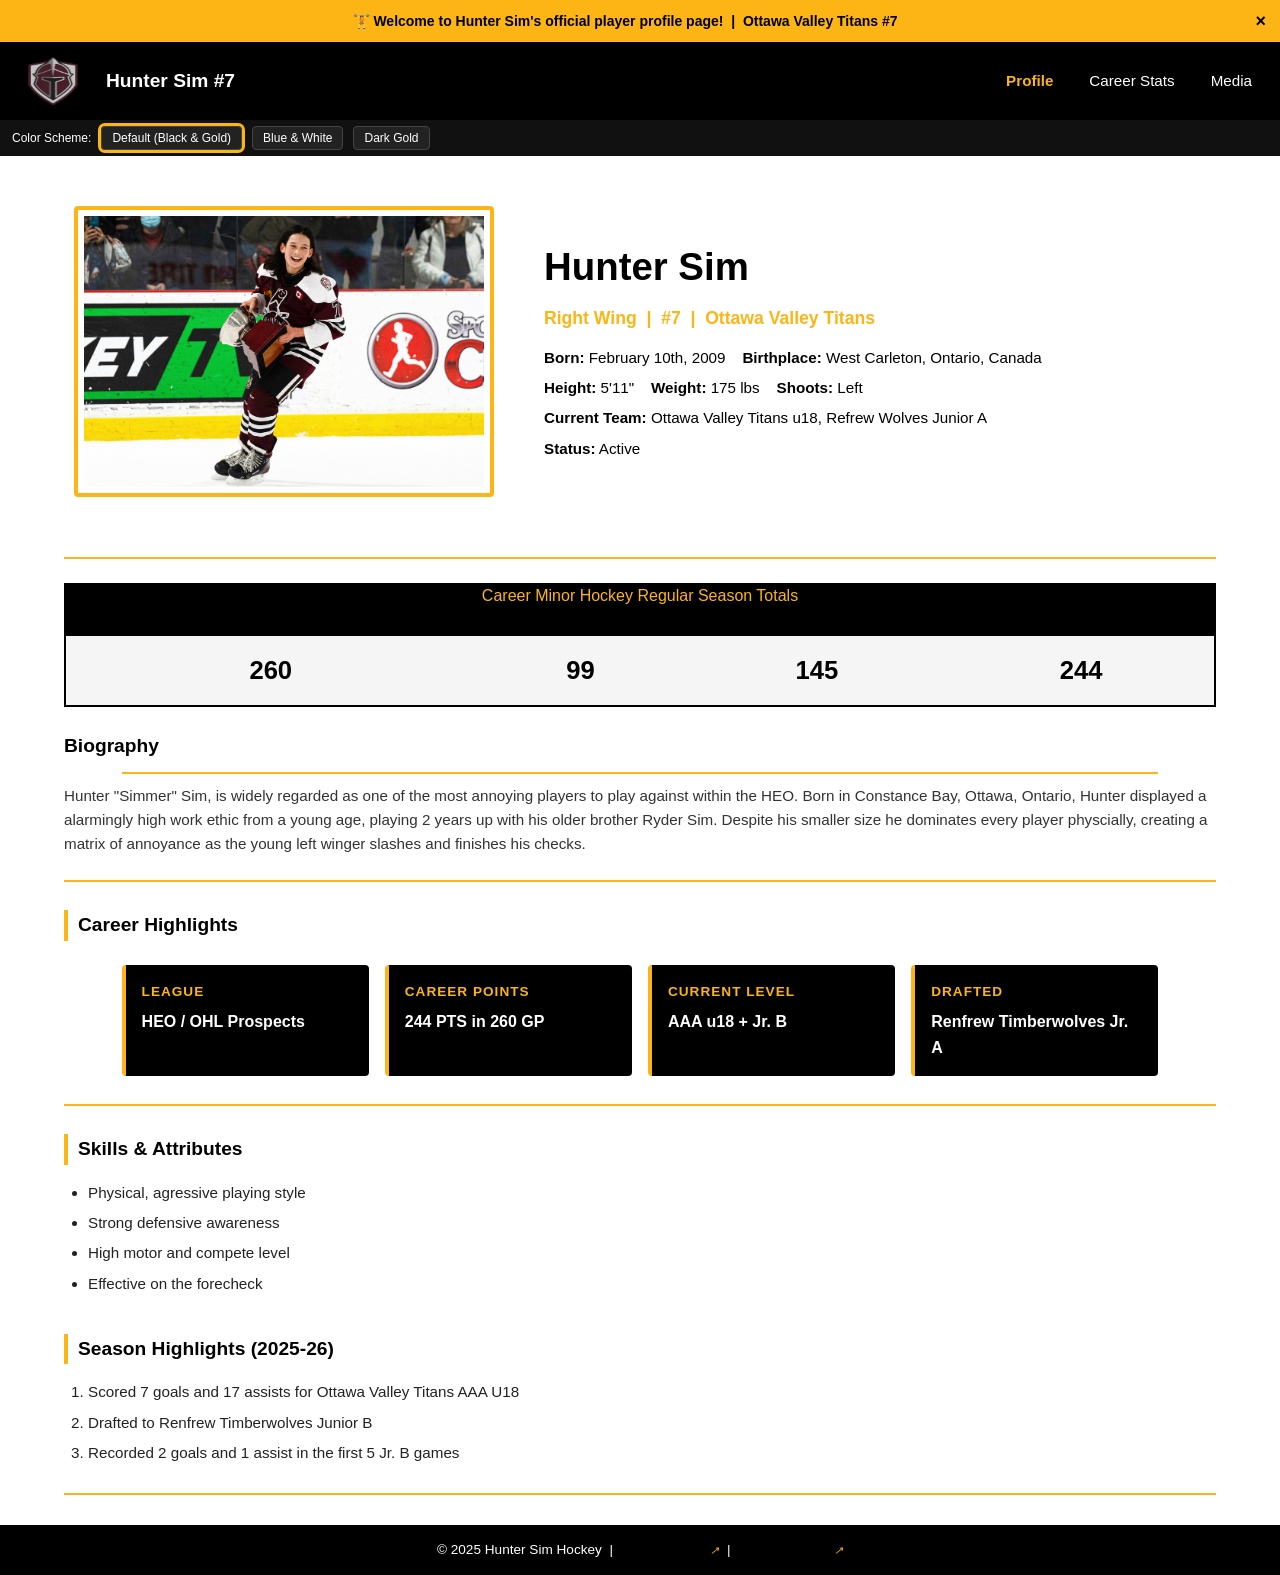
<file: index.html>
<!DOCTYPE html>
<html lang ="en">
<head>
    <meta charset="UTF-8">
    <meta name="viewport" content="width=device-width, intial-scale=1.0">
    <title> Hunter Sim - Player Profile</title>
    <link rel="stylesheet" href="style.css">
</head>
<body>

<!-- Navigation-->

<nav aria-label="Main navigation">
    <a href="index.html" class="nav-logo">
        <img src="assets/images/logo.png" alt="Ottawa Valley Titans Logo">
    </a>
    <span class="nav-brand">Hunter Sim #7</span>
    <a href="index.html" class="active" aria-current="page">Profile</a>
    <a href="stats.html">Career Stats</a>
    <a href="media.html">Media</a>
</nav>

<!-- Hero Section (flexbox)-->
 <div class="hero">
    <img class="hero-img" src="assets/images/hunter_sim1.jpg" alt="Hunter Sim at Ontario Winter Games">
    <div class="hero-info">
        <h1>Hunter Sim</h1>
        <p class="position">Right Wing &nbsp;|&nbsp; #7 &nbsp;|&nbsp; Ottawa Valley Titans</p>
        <p><b>Born:</b> February 10th, 2009 &nbsp;&nbsp; <b>Birthplace:</b> West Carleton, Ontario, Canada</p>
        <p><b>Height:</b> 5'11" &nbsp;&nbsp; <b>Weight:</b> 175 lbs &nbsp;&nbsp; <b>Shoots:</b> Left</p>
        <p><b>Current Team:</b>  Ottawa Valley Titans u18, Refrew Wolves Junior A </p>
        <p><b>Status:</b> Active</p>
    </div>
 </div>

 <hr>

 <!-- Career Totals Summary Table -->
<table class="summary-table">
    <caption>Career Minor Hockey Regular Season Totals</caption>
    <thead>
        <tr>
            <th scope="col">Games Played</th>
            <th scope="col">Goals</th>
            <th scope="col">Assists</th>
            <th scope="col">Points</th>
        </tr>
    </thead>
    <tbody>
        <tr class="values">
            <td>260</td>
            <td>99</td>
            <td>145</td>
            <td>244</td>
        </tr>
    </tbody>
</table>


<!-- Biography -->
<div class="bio-section">
    <h3>Biography</h3>
    <hr>
    <!-- h3 ~ p : sibling selector in style.css applies here -->
     <p>
        Hunter "Simmer" Sim, is widely regarded as one of the most annoying players to play against within the HEO. 
        Born in Constance Bay, Ottawa, Ontario, Hunter displayed a alarmingly high work ethic from a young age, 
        playing 2 years up with his older brother Ryder Sim. Despite his smaller size he dominates every player physcially, 
        creating a matrix of annoyance as the young left winger slashes and finishes his checks.
     </p>
</div>

<hr>

<!-- Career Highlights Grid (CSS Grid) -->
 <div class="section">
    <h3>Career Highlights</h3>
    <div class="achievements-grid">
        <div class="achievement-card">
            <h4>League</h4>
            <p>HEO / OHL Prospects</p>
        </div>
        <div class="achievement-card">
            <h4>Career Points</h4>
            <p>244 PTS in 260 GP</p>
        </div>
        <div class="achievement-card">
            <h4>Current Level</h4>
            <p>AAA u18 + Jr. B</p>
        </div>
        <div class="achievement-card">
            <h4>Drafted</h4>
            <p>Renfrew Timberwolves Jr. A</p>
        </div>
    </div>
 </div>

 <hr>

 <!-- Player Info Lists (unordered + ordered) -->
<div class="section">
    <h3>Skills &amp; Attributes</h3>
    <!-- Unordered list -->
     <ul>
        <li>Physical, agressive playing style</li>
        <li>Strong defensive awareness</li>
        <li>High motor and compete level</li>
        <li>Effective on the forecheck</li>
     </ul>

     <br>

     <h3>Season Highlights (2025-26)</h3>
     <!-- Ordered list -->

     <ol>
        <li>Scored 7 goals and 17 assists for Ottawa Valley Titans AAA U18</li>
        <li>Drafted to Renfrew Timberwolves Junior B</li>
        <li>Recorded 2 goals and 1 assist in the first 5 Jr. B games</li>
     </ol>
</div>

<hr>

<!-- Footer -->
<footer>
    &copy; 2025 Hunter Sim Hockey &nbsp;|&nbsp;
    <a href="https://www.elieteprospects.com" target="_blank">EliteProspects</a>
    &nbsp;|&nbsp;<a href="https://www.hockeycanada.ca" target="_blank">Hockey Canada</a>
</footer>

 <script src="js/main.js"></script>
 </body>
</html>
</file>
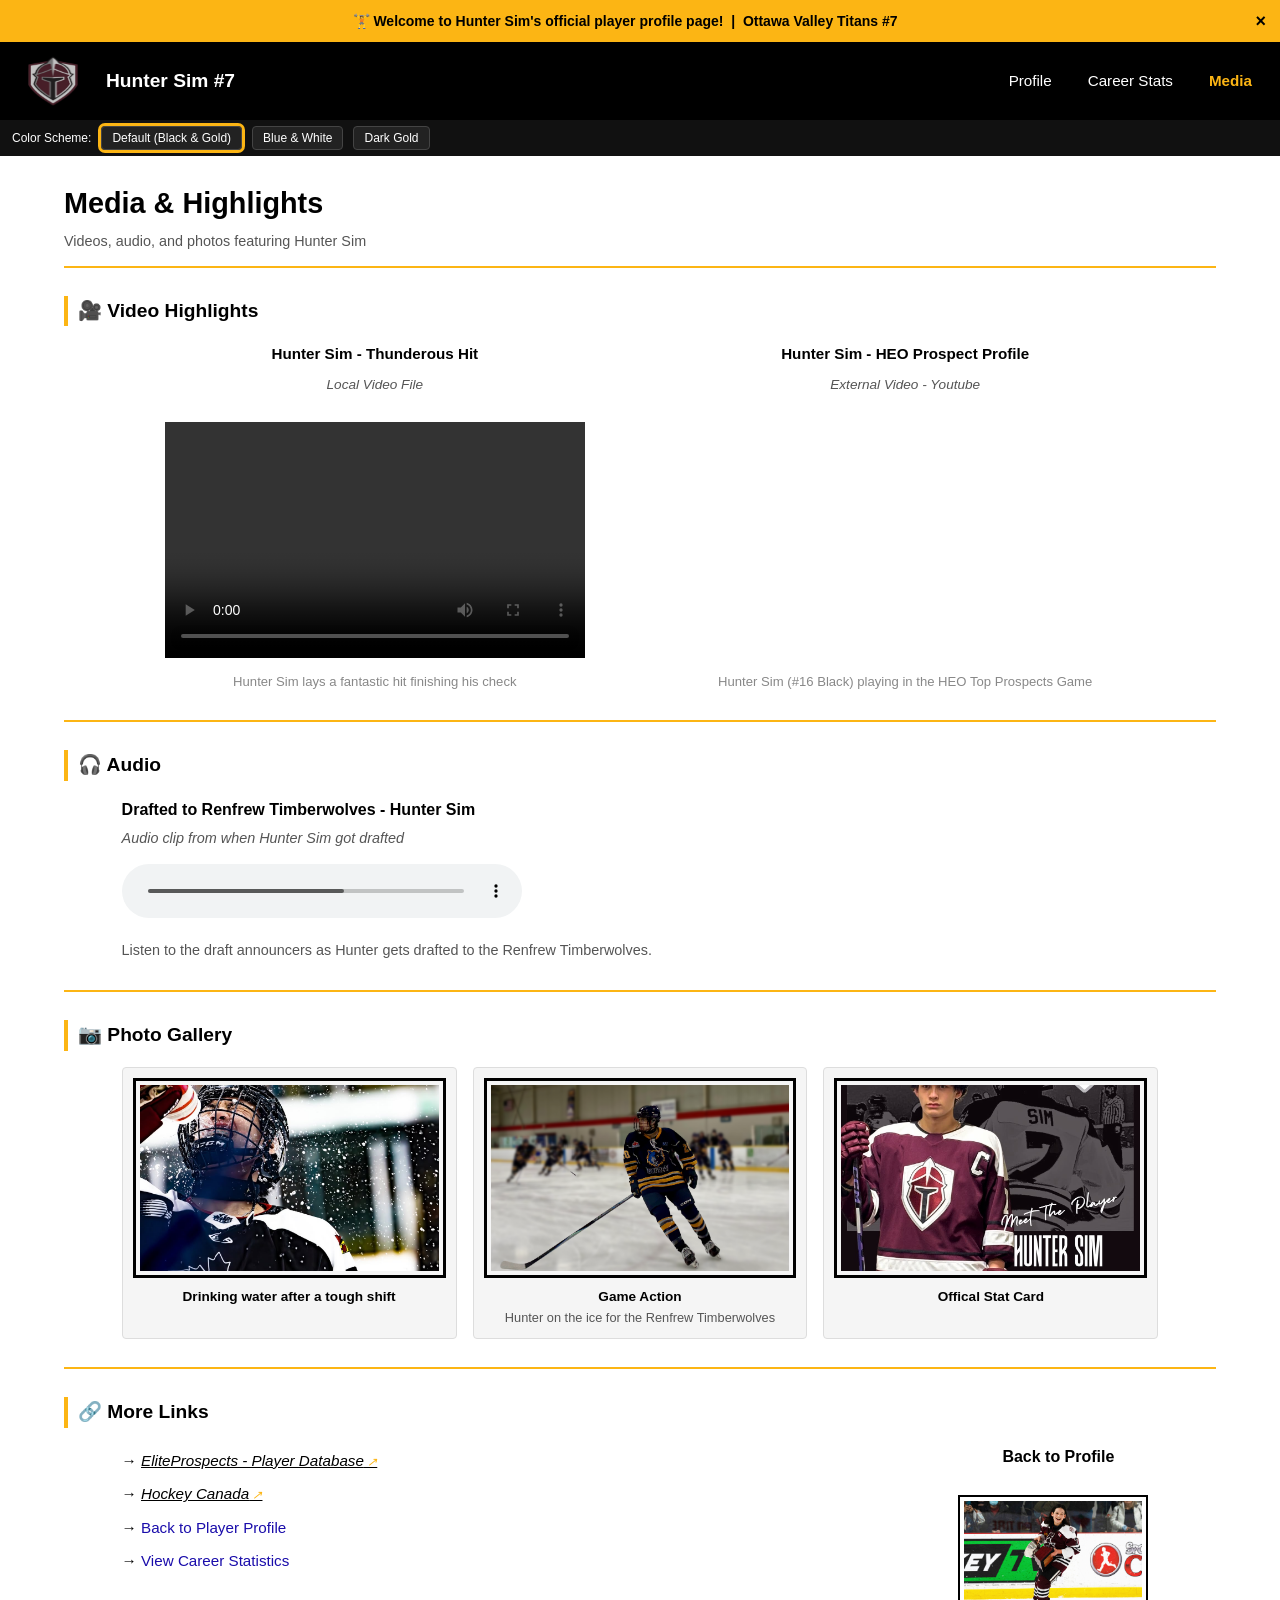
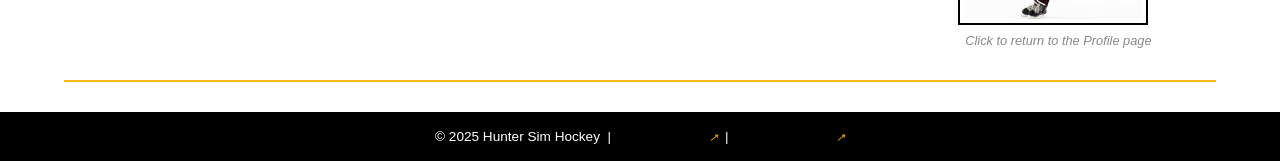
<file: media.html>
<!DOCTYPE html>
<html lang ="en">
<head>
    <meta charset="UTF-8">
    <meta name="viewport" content="width=device=width, intial-scale=1.0">
    <title> Hunter Sim - Media &amp; Highlights</title>
    <link rel="stylesheet" href="style.css">
</head>
<body>

<!-- Navigation-->
<nav aria-label="Main navigation">
    <a href="index.html" class="nav-logo">
        <img src="assets/images/logo.png" alt="Ottawa Valley Titans Logo">
    </a>
    <span class="nav-brand">Hunter Sim #7</span>
    <a href="index.html">Profile</a>
    <a href="stats.html">Career Stats</a>
    <a href="media.html" class="active" aria-current="page">Media</a>
</nav>

<!-- Page Header -->
<div class="page-header">
    <div>
        <h2>Media &amp; Highlights</h2>
        <p class="subtitle">Videos, audio, and photos featuring Hunter Sim</p>
    </div>
</div>
 
<hr>

<!-- Video highlights (flexbox) -->
 <div class="section">
    <h3><span aria-hidden="true">&#127909;</span> Video Highlights</h3>
    <div class="video-grid">
        <div class="video-item">
            <span class="vid-title">Hunter Sim - Thunderous Hit</span>
            <span class="vid-source">Local Video File</span>
            <br><br>
            <video controls aria-label="Hunter Sim body check highlight video">
                <source src="assets/video/hunter_sim_hit.mp4" type="video/mp4">
                Your browser does not support the video tag. Please update your browser.
            </video>
            <p class="caption">Hunter Sim lays a fantastic hit finishing his check</p>
        </div>
        <div class="video-item">
            <span class="vid-title">Hunter Sim - HEO Prospect Profile</span>
            <span class="vid-source">External Video - Youtube</span>
            <br><br>
            <iframe
                src="https://www.youtube.com/embed/D6EB5-CWK4w?si=7Fe2AZQqYR9BWHU4"
                title="Hunter Sim HEO Top Prospects Game"
                allow="accelerometer; autoplay; clipboard-write; encrypted-media; gyroscope; picture-in-picture; webs-share"
                referrerpolicy="strict-origin-when-cross-origin"
                allowfullscreen>
            </iframe>
            <p class="caption">Hunter Sim (#16 Black) playing in the HEO Top Prospects Game</p>
        </div>
    </div>
 </div>

 <hr>

 <!-- Audio Section -->
<div class="section">
    <h3><span aria-hidden="true">&#127911;</span> Audio</h3>
    <div class="audio-section">
        <b>Drafted to Renfrew Timberwolves - Hunter Sim</b>
        <p><i>Audio clip from when Hunter Sim got drafted</i></p>
        <audio controls aria-label="Audio clip of Hunter Sim being drafted to the Renfrew Timberwolves">
            <source src="assets/audio/HunterDrafted.mp3" type="audio/mpeg">
            Your browser does not support the audio element. Please update your browser.
        </audio>
        <p>Listen to the draft announcers as Hunter gets drafted to the Renfrew Timberwolves.</p>
    </div>
</div>

<hr>

<!-- Photo Gallery (CSS Grid) -->
 <div class="section">
    <h3><span aria-hidden="true">&#128247;</span> Photo Gallery</h3>
    <div class="photo-gallery">
        <div class="photo-item">
            <img src="assets/images/hunter_sim2.jpeg" alt="Hunter Sim drinking water after a tough shift">
            <p class="caption">Drinking water after a tough shift</p>
        </div>
        <div class="photo-item">
            <img src="assets/images/hunter_sim3.png" alt="Hunter Sim in action during a game for the Renfrew Timberwolves">
            <p class="caption">Game Action</p>
            <p class="subcaption">Hunter on the ice for the Renfrew Timberwolves</p>
        </div>
        <div class="photo-item">
            <img src="assets/images/hunter_sim4.jpeg" alt="Hunter Sim's offical stat card">
            <p class="caption">Offical Stat Card</p>
        </div>
    </div>
 </div>

 <hr>

<!-- More Links -->
<div class="section">
    <h3><span aria-hidden="true">&#128279;</span> More Links</h3>
    <div class="links-section">
        <div class="links-list">
            &#8594; <a href="https://www.eliteprospects.com" target="_blank">EliteProspects - Player Database</a><br>
            &#8594; <a href="https://www.hockeycanada.ca" target="_blank">Hockey Canada</a><br>
            &#8594; <a href="index.html">Back to Player Profile</a><br>
            &#8594; <a href="stats.html">View Career Statistics</a>
        </div>
        <div class="back-to-profile">
            <b>Back to Profile</b><br><br>
            <a href="index.html">
                <img src="assets/images/hunter_sim1.jpg" alt="Click to return to Hunter Sim player profile page">
            </a>
            <p>Click to return to the Profile page</p>
        </div>
    </div>
</div>
 
<hr>
 
<!-- Footer -->
<footer>
    &copy; 2025 Hunter Sim Hockey &nbsp;|&nbsp;
    <a href="https://www.eliteprospects.com" target="_blank">EliteProspects</a>
    &nbsp;|&nbsp;
    <a href="https://www.hockeycanada.ca" target="_blank">Hockey Canada</a>
</footer>
 
<script src="js/main.js"></script>
</body>
</html>
</file>
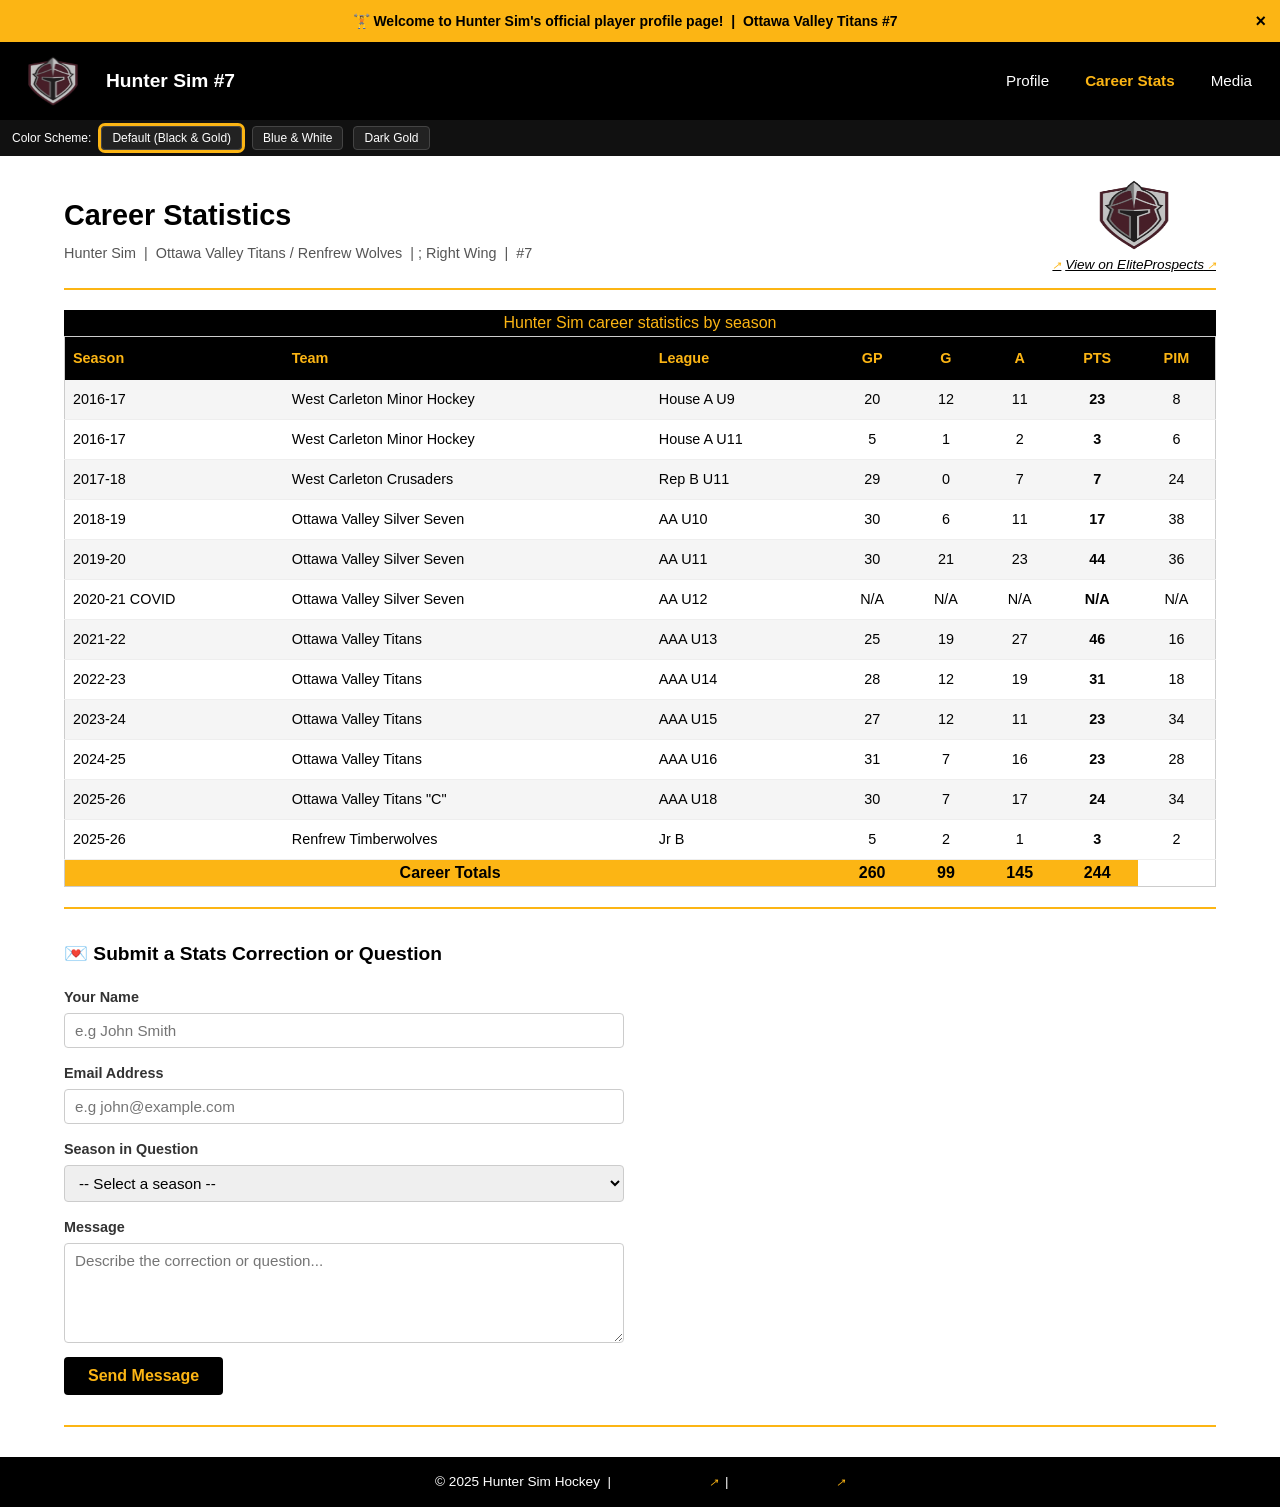
<file: stats.html>
<!DOCTYPE html>
<html lang ="en">
<head>
    <meta charset="UTF-8">
    <meta name="viewport" content="width=device-width, intial-scale=1.0">
    <title> Hunter Sim - Career Statistics</title>
    <link rel="stylesheet" href="style.css">
</head>
<body>

<!-- Navigation-->
<nav aria-label="Main navigation">
    <a href="index.html" class="nav-logo">
        <img src="assets/images/logo.png" alt="Ottawa Valley Titans Logo">
    </a>
    <span class="nav-brand">Hunter Sim #7</span>
    <a href="index.html">Profile</a>
    <a href="stats.html" class="active" aria-current="page">Career Stats</a>
    <a href="media.html">Media</a>
</nav>


<!-- Page Header -->
 <div class="page-header">
    <div>
        <h2>Career Statistics</h2>
        <p class="subtitle">Hunter Sim &nbsp;|&nbsp; Ottawa Valley Titans / Renfrew Wolves &nbsp;|&nbsp;; Right Wing &nbsp;|&nbsp; #7</p>
    </div>
    <div class="ep-link">
        <a href="https://www.eliteprospects.com" target="_blank">
            <img src="assets/images/logo.png" alt="Ottawa Valley Titans Logo - Link to EliteProspects">
        </a>
        <a href="https://www.eliteprospects.com" target="_blank">View on EliteProspects</a>
    </div>
 </div>

 <hr>

<!-- Stats Table -->
<table id="stats-table">
    <caption>Hunter Sim career statistics by season</caption>
    <thead>
        <tr>
            <th>Season</th>
            <th>Team</th>
            <th>League</th>
            <th>GP</th>
            <th>G</th>
            <th>A</th>
            <th>PTS</th>
            <th>PIM</th>
        </tr>
    </thead>
    <tbody>
        <tr class="stat-row">
            <td nowrap>2016-17</td><td>West Carleton Minor Hockey</td><td>House A U9</td>
            <td>20</td><td>12</td><td>11</td><td><b>23</b></td><td>8</td>
        </tr>
        <tr class="stat-row">
            <td nowrap>2016-17</td><td>West Carleton Minor Hockey</td><td>House A U11</td>
            <td>5</td><td>1</td><td>2</td><td><b>3</b></td><td>6</td>
        </tr>
        <tr class="stat-row">
            <td nowrap>2017-18</td><td>West Carleton Crusaders</td><td>Rep B U11</td>
            <td>29</td><td>0</td><td>7</td><td><b>7</b></td><td>24</td>
        </tr>
        <tr class="stat-row">
            <td nowrap>2018-19</td><td>Ottawa Valley Silver Seven</td><td>AA U10</td>
            <td>30</td><td>6</td><td>11</td><td><b>17</b></td><td>38</td>
        </tr>
        <tr class="stat-row">
            <td nowrap>2019-20</td><td>Ottawa Valley Silver Seven</td><td>AA U11</td>
            <td>30</td><td>21</td><td>23</td><td><b>44</b></td><td>36</td>
        </tr>
        <tr class="stat-row">
            <td>2020-21 COVID</td><td>Ottawa Valley Silver Seven</td><td>AA U12</td>
            <td>N/A</td><td>N/A</td><td>N/A</td><td><b>N/A</b></td><td>N/A</td>
        </tr>
        <tr class="stat-row">
            <td nowrap>2021-22</td><td>Ottawa Valley Titans</td><td>AAA U13</td>
            <td>25</td><td>19</td><td>27</td><td><b>46</b></td><td>16</td>
        </tr>
        <tr class="stat-row">
            <td nowrap>2022-23</td><td>Ottawa Valley Titans</td><td>AAA U14</td>
            <td>28</td><td>12</td><td>19</td><td><b>31</b></td><td>18</td>
        </tr>
        <tr class="stat-row">
            <td nowrap>2023-24</td><td>Ottawa Valley Titans</td><td>AAA U15</td>
            <td>27</td><td>12</td><td>11</td><td><b>23</b></td><td>34</td>
        </tr>
        <tr class="stat-row">
            <td nowrap>2024-25</td><td>Ottawa Valley Titans</td><td>AAA U16</td>
            <td>31</td><td>7</td><td>16</td><td><b>23</b></td><td>28</td>
        </tr>
        <tr class="stat-row">
            <td nowrap>2025-26</td><td>Ottawa Valley Titans "C"</td><td>AAA U18</td>
            <td>30</td><td>7</td><td>17</td><td><b>24</b></td><td>34</td>
        </tr>
        <tr class="stat-row">
            <td nowrap>2025-26</td><td>Renfrew Timberwolves</td><td>Jr B</td>
            <td>5</td><td>2</td><td>1</td><td><b>3</b></td><td>2</td>
        </tr>
    </tbody>
</table>
 
<hr>

<!-- Contact / Stats Request Form -->
<!-- label + input : adjacent sibling selector in style.css applies here-->
<div class="contact-section">
    <h3><span aria-hidden="true">&#128140;</span> Submit a Stats Correction or Question</h3>
    <form class="contact-form" action="#" method="post" role="form" aria-labelledby="form-heading">
        <p id="form-heading" class="sr-only">Stats correction and question submission form</p>
        <div class="form-group">
            <label for="name">Your Name</label>
            <input type="text" id="name" name="name" placeholder="e.g John Smith" required aria-required="true">
        </div>
        <div class="form-group">
            <label for="email">Email Address</label>
            <input type="email" id="email" name="email" placeholder="e.g john@example.com" required aria-required="true">
        </div>
        <div class="form-group">
            <label for="season">Season in Question</label>
            <select id="season" name="season">
                <option value="">-- Select a season --</option>
                <option value="2016-17">2016-17</option>
                <option value="2017-18">2017-18</option>
                <option value="2018-19">2018-19</option>
                <option value="2019-20">2019-20</option>
                <option value="2021-22">2021-22</option>
                <option value="2022-23">2022-23</option>
                <option value="2023-24">2023-24</option>
                <option value="2024-25">2024-25</option>
                <option value="2025-26">2025-26</option>
            </select>
        </div>
        <div class="form-group">
            <label for="message">Message</label>
            <textarea id="message" name="message" placeholder="Describe the correction or question..."></textarea>
        </div>
        <button type="submit" class="form-submit">Send Message</button>
    </form>
</div>

<hr>

<!-- Footer -->
 <footer>
    &copy; 2025 Hunter Sim Hockey &nbsp;|&nbsp;
    <a href="https://www.eliteprospects.com" target="_blank">EliteProspects</a>
    &nbsp;|&nbsp;
    <a href="https://www.hockeycanada.ca" target="_blank">Hockey Canada</a>
</footer>

 <script src="js/main.js"></script>
 </body>
</html>
</file>
<file: style.css>
/* ============================================================
   style.css  —  Hunter Sim Fan Website  (Assignment 3)
   Author : Ryder Sim  B01059936
   ============================================================
 
   SELECTOR REFERENCE (Part 2 requirement):
   -----------------------------------------
   Universal Selector    (*)              — line 28
   Multiple Selector     (h1, h2, h3)     — line 34
   Child Selector        (nav > a)        — line 111
   Sibling Selector      (h3 ~ p)         — line 251
   Adjacent Sibling      (label + input)  — line 344
   Attribute Selector    (a[target])      — line 136
   Pseudo-element        (a::after)       — line 139
   ============================================================ */
 
 
/* ============================================================
   UNIVERSAL SELECTOR — resets margin/padding/box-sizing
   ============================================================ */
* {
    margin: 0;
    padding: 0;
    box-sizing: border-box;
}
 
/* ============================================================
   MULTIPLE SELECTOR — shared heading styles
   ============================================================ */
h1, h2, h3 {
    font-family: Arial, sans-serif;
    font-weight: bold;
    color: #000000;
}
 
/* ============================================================
   BASE / BODY
   ============================================================ */
body {
    font-family: Arial, sans-serif;
    background-color: #FFFFFF;
    color: #000000;
    line-height: 1.6;
}

/* ============================================================
   NAVIGATION
   ============================================================ */
nav {
    background-color:#000000;
    padding: 10px 20px;
    display: flex;
    align-items: center;
    gap: 20px;
}

nav .nav-logo img {
    width: 50px;
    height: 50px;
    display: block;
}
 
nav .nav-brand {
    color: #FFFFFF;
    font-size: 1.2em;
    font-weight: bold;
    flex: 1;
}
 
/* CHILD SELECTOR — only direct <a> children of <nav> */
nav > a {
    color: #FFFFFF;
    text-decoration: none;
    font-weight: bold;
    font-size: 0.95em;
    padding: 4px 8px;
    border-radius: 4px;
    transition: color 0.2s;
}
 
nav > a:hover {
    color: #FCB514;
}
 
nav > a.active {
    color: #FCB514;
}
 
/* ATTRIBUTE SELECTOR — external links (open in new tab) */
a[target="_blank"] {
    color: #000000;
    text-decoration: underline;
    font-style: italic;
}
 
/* PSEUDO-ELEMENT — append an arrow icon after external links */
a[target="_blank"]::after {
    content: " ↗";
    font-size: 0.8em;
    color: #FCB514;
}
 
/* ============================================================
   STYLED URLS / LINKS
   ============================================================ */
a {
    color: #1a0dab;
    text-decoration: none;
    transition: color 0.2s;
}
 
a:hover {
    color: #FCB514;
    text-decoration: underline;
}
 
a:visited {
    color: #551a8b;
}
 
/* ============================================================
   FOOTER LINKS — override visited/default for dark background
   ============================================================ */
footer a {
    color: #FCB514;
    text-decoration: none;
}
 
footer a:visited {
    color: #FCB514;
}
 
footer a:hover {
    text-decoration: underline;
}
 
/* ============================================================
   HERO SECTION — flexbox
   ============================================================ */
.hero {
    display: flex;
    align-items: center;
    gap: 40px;
    padding: 40px 5%;
    flex-wrap: wrap;
}
 
/* STYLED IMAGE 1 — hero player photo (border + padding + margin) */
.hero-img {
    width: 420px;
    max-width: 100%;
    height: auto;
    border: 4px solid #FCB514;
    padding: 6px;
    margin: 10px;
    border-radius: 4px;
    object-fit: cover;
}
 
.hero-info h1 {
    font-size: 2.4em;
    margin-bottom: 6px;
}
 
.hero-info .position {
    color: #FCB514;
    font-size: 1.1em;
    font-weight: bold;
    margin-bottom: 14px;
}
 
.hero-info p {
    font-size: 0.95em;
    margin-bottom: 6px;
}
 
/* ============================================================
   DIVIDER
   ============================================================ */
hr {
    border: none;
    border-top: 2px solid #FCB514;
    margin: 10px 5%;
}
 
/* ============================================================
   CAREER SUMMARY TABLE — index.html 
   ============================================================ */
.summary-table {
    width: 90%;
    margin: 24px auto;
    border-collapse: collapse;
    border: 2px solid #000000;
}
 
.summary-table thead tr {
    background-color: #000000;
}
 
.summary-table thead td {
    color: #FCB514;
    font-weight: bold;
    text-align: center;
    padding: 12px;
    font-size: 1em;
    letter-spacing: 0.5px;
}
 
.summary-table .subheader td {
    background-color: #FCB514;
    font-weight: bold;
    text-align: center;
    padding: 10px;
    font-size: 0.95em;
}
 
.summary-table .values td {
    text-align: center;
    padding: 14px;
    font-size: 1.6em;
    font-weight: bold;
    background-color: #F5F5F5;
}
 
/* ============================================================
   BIOGRAPHY SECTION
   ============================================================ */
.bio-section {
    width: 90%;
    margin: 24px auto;
}
 
.bio-section h3 {
    font-size: 1.2em;
    margin-bottom: 8px;
}
 
/* SIBLING SELECTOR — any <p> that is a general sibling of <h3> */
h3 ~ p {
    font-size: 0.95em;
    color: #333333;
    margin-top: 8px;
}
 
/* ============================================================
   STYLED LISTS 
   ============================================================ */
ul {
    list-style-type: disc;
    padding-left: 24px;
    margin: 12px 0;
}
 
ul li {
    margin-bottom: 6px;
    font-size: 0.95em;
    color: #222222;
}
 
ol {
    list-style-type: decimal;
    padding-left: 24px;
    margin: 12px 0;
}
 
ol li {
    margin-bottom: 6px;
    font-size: 0.95em;
    color: #222222;
}
 
/* ============================================================
   ACHIEVEMENTS GRID — index.html 
   ============================================================ */
.achievements-grid {
    display: grid;
    grid-template-columns: repeat(auto-fit, minmax(200px, 1fr));
    gap: 16px;
    width: 90%;
    margin: 24px auto;
}
 
.achievement-card {
    background-color: #000000;
    color: #FFFFFF;
    padding: 16px;
    border-radius: 4px;
    border-left: 4px solid #FCB514;
}
 
.achievement-card h4 {
    color: #FCB514;
    font-size: 0.85em;
    text-transform: uppercase;
    letter-spacing: 1px;
    margin-bottom: 6px;
}
 
.achievement-card p {
    font-size: 1em;
    font-weight: bold;
}
 
/* ============================================================
   STATS TABLE — stats.html 
   ============================================================ */
.page-header {
    width: 90%;
    margin: 24px auto 12px;
    display: flex;
    align-items: center;
    justify-content: space-between;
    flex-wrap: wrap;
    gap: 12px;
}
 
.page-header h2 {
    font-size: 1.8em;
    margin-bottom: 4px;
}
 
.page-header .subtitle {
    color: #555555;
    font-size: 0.9em;
}
 
.page-header .ep-link {
    text-align: center;
    font-size: 0.85em;
}
 
.page-header .ep-link img {
    width: 70px;
    height: 70px;
    display: block;
    margin: 0 auto 4px;
}
 
#stats-table {
    width: 90%;
    margin: 20px auto;
    border-collapse: collapse;
    border: 1px solid #cccccc;
}
 
#stats-table thead tr {
    background-color: #000000;
}
 
#stats-table thead th {
    color: #FCB514;
    font-weight: bold;
    padding: 10px 8px;
    text-align: left;
    font-size: 0.9em;
}
 
#stats-table thead th:nth-child(n+4) {
    text-align: center;
}
 
#stats-table .stat-row td {
    padding: 8px;
    font-size: 0.9em;
    border-bottom: 1px solid #eeeeee;
}
 
#stats-table .stat-row:nth-child(odd) {
    background-color: #F5F5F5;
}
 
#stats-table .stat-row:hover {
    background-color: #FFF8E1;
}
 
#stats-table .stat-row td:nth-child(n+4) {
    text-align: center;
}
 
/* ============================================================
   CONTACT FORM — stats.html
   ============================================================ */
.contact-section {
    width: 90%;
    margin: 30px auto;
}
 
.contact-section h3 {
    font-size: 1.2em;
    margin-bottom: 16px;
}
 
.contact-form {
    display: flex;
    flex-direction: column;
    gap: 14px;
    max-width: 560px;
}
 
.form-group {
    display: flex;
    flex-direction: column;
    gap: 4px;
}
 
.form-group label {
    font-weight: bold;
    font-size: 0.9em;
    color: #333333;
}
/* This hides the form label visually but keeps it readable by screen readers */
.sr-only {
    position: absolute;
    width: 1px;
    height: 1px;
    padding: 0;
    margin: -1px;
    overflow: hidden;
    clip: rect(0, 0, 0, 0);
    white-space: nowrap;
    border: 0;
}
 
/* ADJACENT SIBLING SELECTOR — input immediately after a label */
label + input,
label + select,
label + textarea {
    border: 1px solid #cccccc;
    border-radius: 4px;
    padding: 8px 10px;
    font-size: 0.95em;
    font-family: Arial, sans-serif;
    width: 100%;
    transition: border-color 0.2s;
}
 
label + input:focus,
label + select:focus,
label + textarea:focus {
    outline: none;
    border-color: #FCB514;
    box-shadow: 0 0 0 2px rgba(252, 181, 20, 0.25);
}
 
textarea {
    resize: vertical;
    min-height: 100px;
}
 
.form-submit {
    background-color: #000000;
    color: #FCB514;
    border: none;
    padding: 10px 24px;
    font-size: 1em;
    font-weight: bold;
    cursor: pointer;
    border-radius: 4px;
    align-self: flex-start;
    transition: background-color 0.2s;
}
 
.form-submit:hover {
    background-color: #FCB514;
    color: #000000;
}
 
/* ============================================================
   MEDIA PAGE — VIDEO GRID (flexbox)
   ============================================================ */
.video-grid {
    display: flex;
    gap: 24px;
    flex-wrap: wrap;
    width: 90%;
    margin: 0 auto;
}
 
.video-item {
    flex: 1;
    min-width: 280px;
    text-align: center;
}
 
.video-item video,
.video-item iframe {
    width: 100%;
    max-width: 420px;
    height: 236px;
    border: none;
}
 
.video-item .vid-title {
    font-weight: bold;
    font-size: 0.95em;
    margin-bottom: 4px;
    display: block;
}
 
.video-item .vid-source {
    color: #555555;
    font-size: 0.85em;
    font-style: italic;
}
 
.video-item .caption {
    font-size: 0.82em;
    color: #888888;
    margin-top: 6px;
}
 
/* ============================================================
   AUDIO SECTION
   ============================================================ */
.audio-section {
    width: 90%;
    margin: 0 auto;
}
 
.audio-section p {
    margin: 4px 0;
    font-size: 0.9em;
    color: #555555;
}
 
audio {
    margin: 10px 0;
    width: 100%;
    max-width: 400px;
}
 
/* ============================================================
   PHOTO GALLERY — grid 
   ============================================================ */
.photo-gallery {
    display: grid;
    grid-template-columns: repeat(3, 1fr);
    gap: 16px;
    width: 90%;
    margin: 0 auto;
}
 
/* STYLED IMAGE 2 — gallery images (border + padding + margin) */
.photo-gallery .photo-item {
    text-align: center;
    background-color: #F5F5F5;
    padding: 10px;
    border: 1px solid #dddddd;
    border-radius: 4px;
}
 
.photo-gallery img {
    width: 100%;
    height: 200px;
    object-fit: cover;
    /* STYLED IMAGE 3 — specific gallery image styling */
    border: 3px solid #000000;
    padding: 4px;
    margin-bottom: 8px;
    display: block;
}
 
.photo-gallery .caption {
    font-size: 0.85em;
    font-weight: bold;
    margin-top: 4px;
}
 
.photo-gallery .subcaption {
    font-size: 0.8em;
    color: #555555;
}
 
/* ============================================================
   MORE LINKS SECTION
   ============================================================ */
.links-section {
    display: flex;
    gap: 40px;
    flex-wrap: wrap;
    align-items: flex-start;
    width: 90%;
    margin: 0 auto;
}
 
.links-list {
    flex: 1;
    line-height: 2.2;
    font-size: 0.95em;
}
 
.back-to-profile {
    text-align: center;
    min-width: 200px;
}
 
.back-to-profile img {
    width: 190px;
    height: 130px;
    object-fit: cover;
    border: 2px solid #000000;
    padding: 4px;
    margin-bottom: 6px;
    display: block;
}
 
.back-to-profile p {
    font-size: 0.8em;
    color: #888888;
    font-style: italic;
}
 
/* ============================================================
   SECTION WRAPPER — consistent spacing between all sections
   ============================================================ */
.section {
    width: 90%;
    margin: 28px auto;
}
 
.section h3 {
    font-size: 1.2em;
    margin-bottom: 16px;
    border-left: 4px solid #FCB514;
    padding-left: 10px;
}
 
/* ============================================================
   FOOTER
   ============================================================ */
footer {
    background-color: #000000;
    padding: 14px 20px;
    text-align: center;
    color: #FFFFFF;
    font-size: 0.85em;
    margin-top: 30px;
}
 
/* ============================================================
   RESPONSIVE — TABLET
   ============================================================ */
@media (max-width: 768px) {
 
    nav {
        flex-wrap: wrap;
        gap: 10px;
        padding: 10px 14px;
    }
 
    nav .nav-brand {
        font-size: 1em;
    }
 
    .hero {
        flex-direction: column;
        padding: 24px 5%;
        text-align: center;
    }
 
    .hero-img {
        width: 100%;
        max-width: 360px;
        margin: 0 auto;
    }
 
    .photo-gallery {
        grid-template-columns: repeat(2, 1fr);
    }
 
    .achievements-grid {
        grid-template-columns: repeat(2, 1fr);
    }
 
    .video-grid {
        flex-direction: column;
    }
 
    .page-header {
        flex-direction: column;
        align-items: flex-start;
    }
 
    #stats-table {
        font-size: 0.82em;
    }
}
 
/* ============================================================
   RESPONSIVE — MOBILE
   ============================================================ */
@media (max-width: 480px) {
 
    nav {
        flex-direction: column;
        align-items: flex-start;
    }
 
    nav .nav-brand {
        font-size: 0.95em;
    }
 
    nav > a {
        font-size: 0.88em;
    }
 
    .hero-info h1 {
        font-size: 1.6em;
    }
 
    .hero-info .position {
        font-size: 0.95em;
    }
 
    .photo-gallery {
        grid-template-columns: 1fr;
    }
 
    .achievements-grid {
        grid-template-columns: 1fr;
    }
 
    .summary-table .values td {
        font-size: 1.2em;
    }
 
    .contact-form {
        max-width: 100%;
    }
 
    .links-section {
        flex-direction: column;
    }
 
    #stats-table {
        font-size: 0.75em;
        display: block;
        overflow-x: auto;
        white-space: nowrap;
    }
}
</file>
